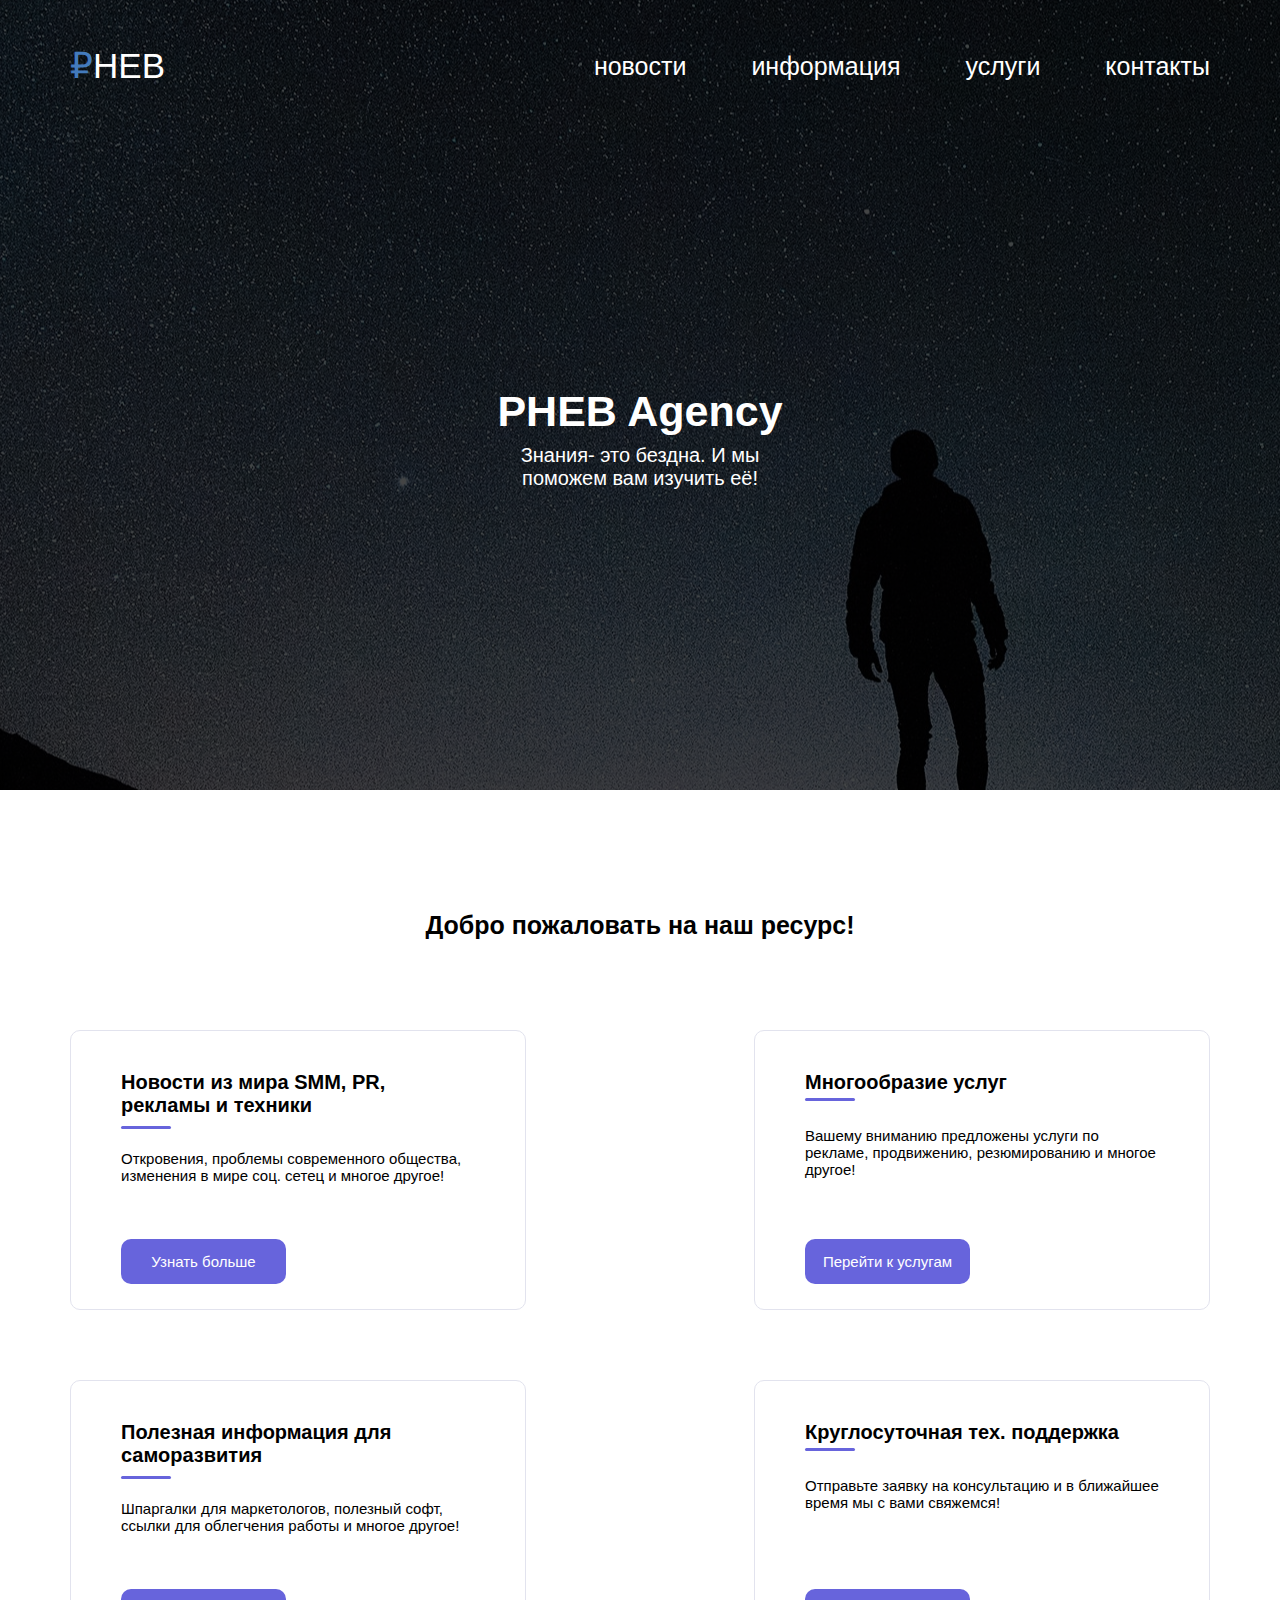
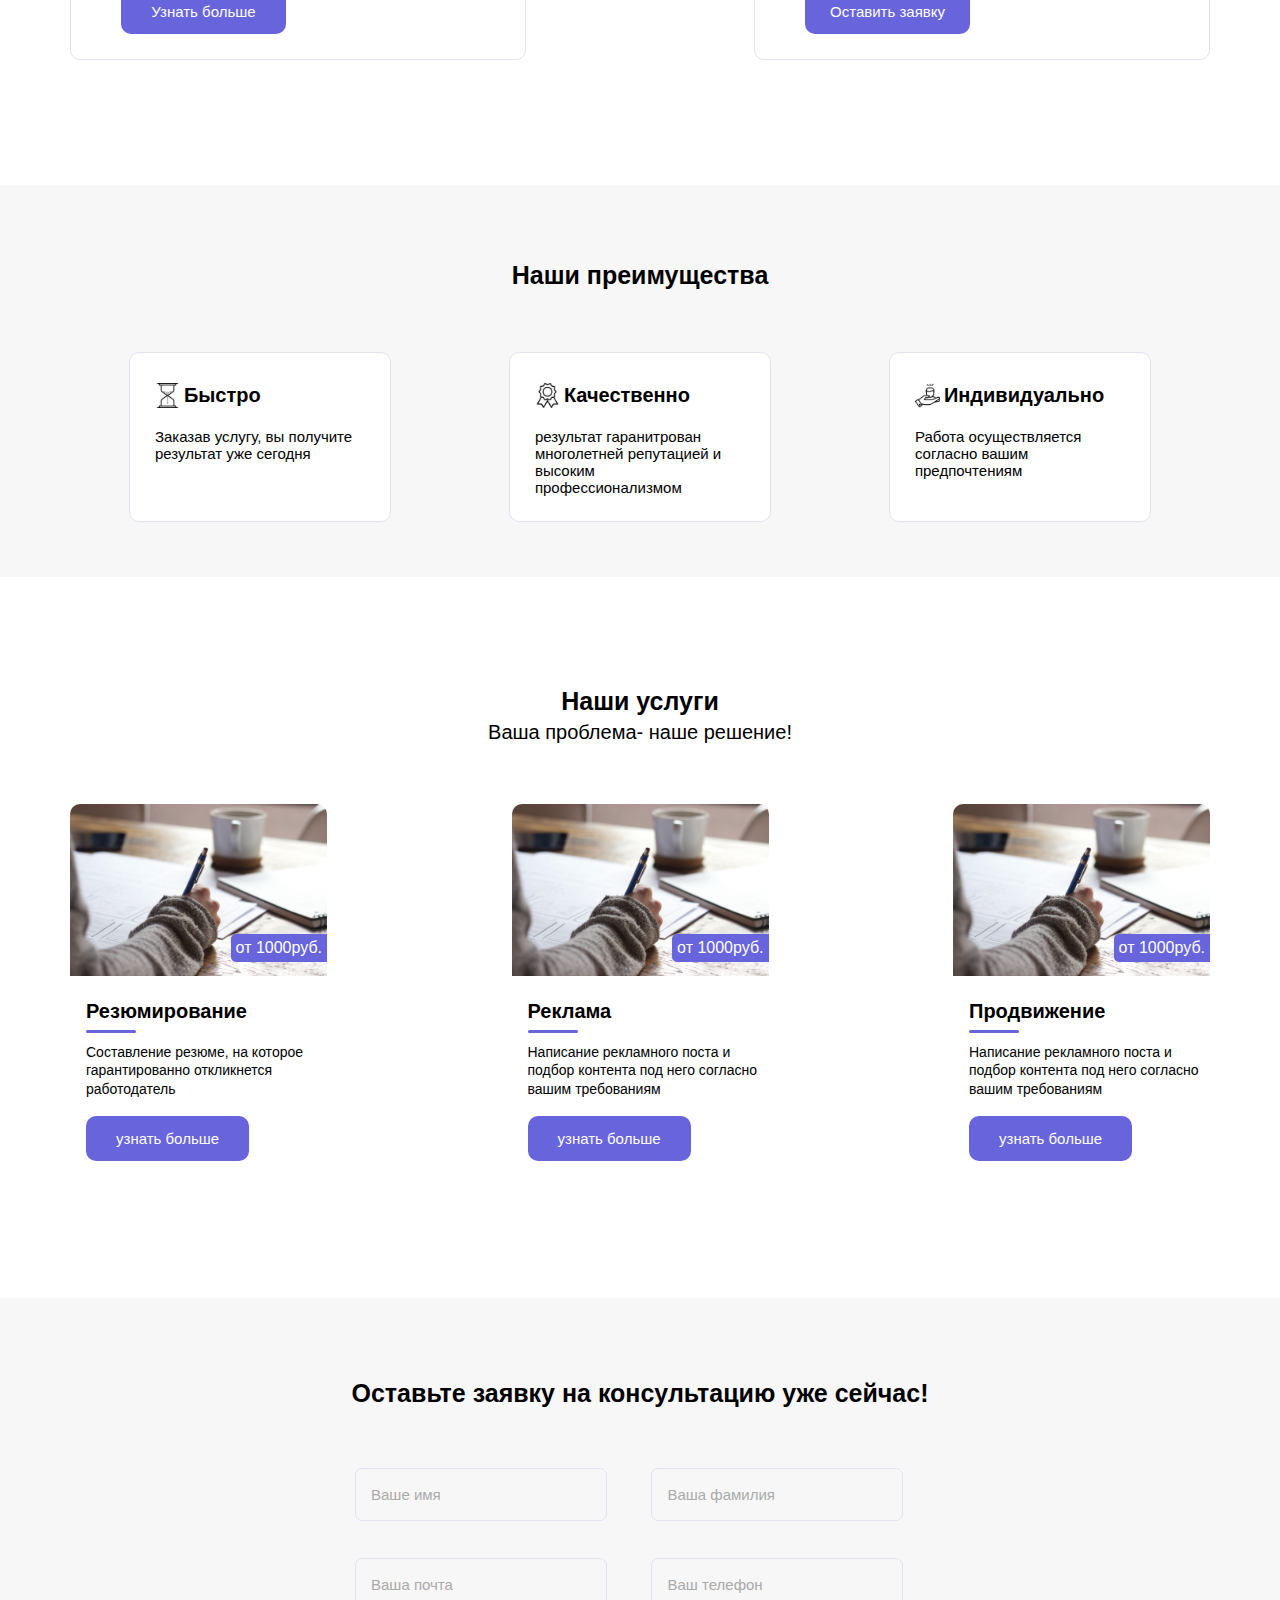
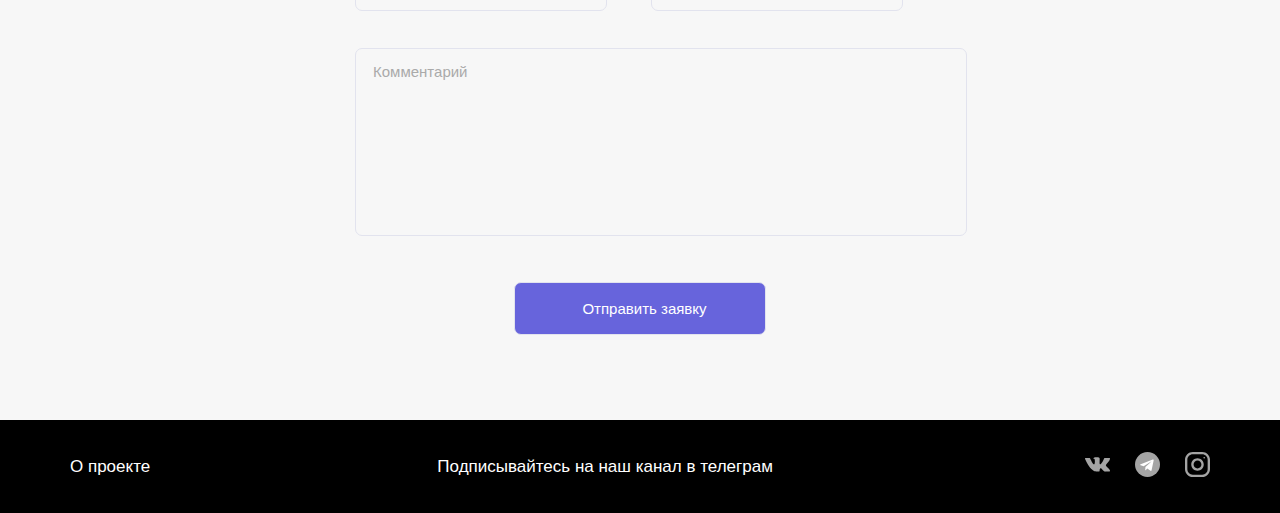
<file: index.html>
<!DOCTYPE html>
<html lang="ru">
<head>
	<meta charset="UTF-8">

	<link rel="stylesheet" href="css/main.css">
	
	<title>PHEB</title>
</head>
<body>

	<header class="header">
		<div class="container">
			<div class="header__nav">
				<a href="index.html" class="header__logo">
					<span class="header__first-letter">
						₽
					</span>
					<span class="header__letters">
						heb
					</span>
				</a>
				<ul class="header__menu">
					<li class="menu__item">
						<a href="news.html" class="item__link">
							новости
						</a>
					</li>
					<li class="menu__item">
						<a href="information.html" class="item__link">
							информация
						</a>
					</li>
					<li class="menu__item">
						<a href="#services" class="item__link">
							услуги
						</a>
					</li>
					<li class="menu__item">
						<a href="contacts.html" class="item__link">
							контакты
						</a>
					</li>
				</ul>
			</div>
			<div class="header__greeting">
				<h1 class="header__title">
					PHEB Agency
				</h1>
				<p class="header__desc">
					Знания- это бездна. И мы<br>поможем вам изучить её!
				</p>
			</div>
		</div>
	</header>

	<section class="welcome">
		<div class="container">
			<h2 class="welcome__title">
				Добро пожаловать на наш ресурс!
			</h2>
			<div class="welcome__wrapper">
				<div class="welcome__item">
					<h3 class="welcome__item-title">
						Новости из мира SMM, PR, рекламы и техники
					</h3>
					<p class="welcome__item-text">
						Откровения, проблемы современного общества, изменения в мире соц. сетец и многое другое!
					</p>
					<a href="news.html" class="welcome__item-btn">
						Узнать больше
					</a>
				</div>
				<div class="welcome__item">
					<h3 class="welcome__item-title">
						Многообразие услуг
					</h3>
					<p class="welcome__item-text">
						Вашему вниманию предложены услуги по рекламе, продвижению, резюмированию и многое другое!
					</p>
					<a href="#services" class="welcome__item-btn">
						Перейти к услугам
					</a>
				</div>
				<div class="welcome__item">
					<h3 class="welcome__item-title">
						Полезная информация для саморазвития
					</h3>
					<p class="welcome__item-text">
						Шпаргалки для маркетологов, полезный софт, ссылки для облегчения работы и многое другое! 
					</p>
					<a href="information.html" class="welcome__item-btn">
						Узнать больше
					</a>
				</div>
				<div class="welcome__item">
					<h3 class="welcome__item-title">
						Круглосуточная тех. поддержка
					</h3>
					<p class="welcome__item-text">
						Отправьте заявку на консультацию и в ближайшее время мы с вами свяжемся!
					</p>
					<a href="#form" class="welcome__item-btn">
						Оставить заявку
					</a>
				</div>
			</div>
		</div>
	</section>

	<section class="features">
		<div class="container">
			<h2 class="features__title">
				Наши преимущества
			</h2>
			<div class="features__wrapper">
				<div class="features__wrapper-item">
					<h3 class="features__item-title">
						<img src="img/hourglass.png" class="features__pic" alt="hourglass">
						<span class="item__title-text">
							Быстро
						</span>
					</h3>
					<p class="features__text">
						Заказав услугу, вы получите результат уже сегодня
					</p>
				</div>
				<div class="features__wrapper-item">
					<h3 class="features__item-title">
						<img src="img/medal.png" class="features__pic" alt="medal">
						<span class="item__title-text">
							Качественно
						</span>
					</h3>
					<p class="features__text">
						результат гаранитрован многолетней репутацией и высоким профессионализмом
					</p>
				</div>
				<div class="features__wrapper-item">
					<h3 class="features__item-title">
						<img src="img/individual.png" class="features__pic" alt="individual">
						<span class="item__title-text">
							Индивидуально
						</span>
					</h3>
					<p class="features__text">
						Работа осуществляется согласно вашим предпочтениям
					</p>
				</div>
			</div>
		</div>
	</section>

	<section class="services" id="services">
		<div class="container">
			<h2 class="services__title">
				Наши услуги
			</h2>
			<p class="services__subtitle">
				Ваша проблема- наше решение!
			</p>
			<div class="services__wrapper">
				<div class="services__wrapper-item">
					<div class="services__item-pic">
						<img src="img/green-chameleon.png" class="services__pic" alt="writing">
					</div>
					
					<h3 class="services__item-title">
						Резюмирование
					</h3>
					<p class="services__item-text">
						Составление резюме, на которое гарантированно откликнется работодатель
					</p>
					<a href="#" class="services__item-btn">
						узнать больше
					</a>
				</div>
				<div class="services__wrapper-item">
					<div class="services__item-pic">
						<img src="img/green-chameleon.png" class="services__pic" alt="writing">
					</div>
					<h3 class="services__item-title">
						Реклама
					</h3>
					<p class="services__item-text">
						Написание рекламного поста и подбор контента под него согласно вашим требованиям
					</p>
					<a href="#" class="services__item-btn">
						узнать больше
					</a>
				</div>
				<div class="services__wrapper-item">
					<div class="services__item-pic">
						<img src="img/green-chameleon.png" class="services__pic" alt="writing">
					</div>
					<h3 class="services__item-title">
						Продвижение
					</h3>
					<p class="services__item-text">
						Написание рекламного поста и подбор контента под него согласно вашим требованиям
					</p>
					<a href="#" class="services__item-btn">
						узнать больше
					</a>
				</div>
			</div>
		</div>
	</section>

	<section class="form-section">
		<div class="container">
			<h2 class="form__title">
				Оставьте заявку на консультацию уже сейчас!
			</h2>
			<form action="#" class="form" id="form">
				<input type="text" name="name" id="name" placeholder="Ваше имя" required>
				<input type="text" name="surname" id="surnname" placeholder="Ваша фамилия" required>
				<input type="email" name="email" id="email" placeholder="Ваша почта" required>
				<input type="tel" name="phone" id="phone" placeholder="Ваш телефон" required>
				<textarea name="textarea" id=textarea" cols="64" rows="10" placeholder="Комментарий"></textarea>
				<input type="submit" name="submit" id="submit" value="Отправить заявку">
		</form>
		</div>
	</section>

	<footer class="footer">
		<div class="container">
			<div class="footer__wrapper">
				<div class="about">
					<a href="about.html" class="footer__about-link">
						О проекте
					</a>
				</div>
				<div class="subscribe">
					<a href="https://t.me/phebru" class="footer__subscribe-link">
						Подписывайтесь на наш канал в телеграм
					</a>
				</div>
				<div class="social">
					<a href="https://vk.com/id335122345" class="social__link">
						<img src="img/vk.svg" class="social__icon" alt="vk">
					</a>
					<a href="https://t.me/phebl" class="social__link">
						<img src="img/telegram.svg" class="social__icon" alt="telegram">
					</a>
					<a href="https://www.instagram.com/sivankons/?hl=ru" class="social__link">
						<img src="img/instagram.svg" class="social__icon" alt="instagram">
					</a>
				</div>
			</div>
		</div>
	</footer>
</body>
</html>
</file>
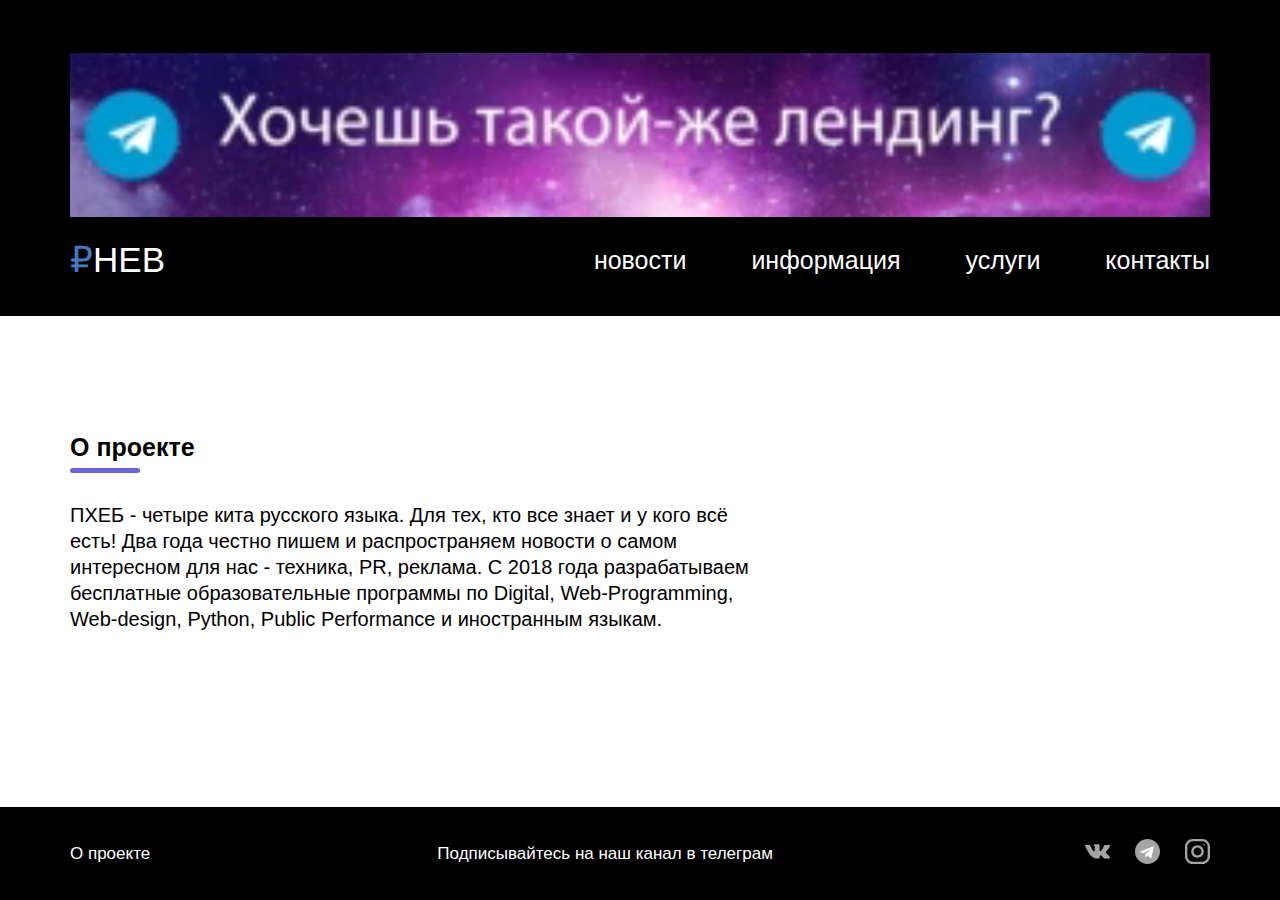
<file: about.html>
<!DOCTYPE html>
<html lang="ru">
<head>
	<meta charset="UTF-8">

	<link rel="stylesheet" href="css/about.css">

	<title>PHEB</title>
</head>
<body>
	<header class="header">
		<div class="container">
			<video src="img/banner.mp4" class="banner" autoplay="autoplay" preload="preload" type='video/mp4; codecs="avc1.42E01E, mp4a.40.2"'>
				<source src="img/banner.mp4" type='video/mp4; codecs="avc1.42E01E, mp4a.40.2"'></source>
			</video> 
			<div class="header__nav">
				<a href="index.html" class="header__logo">
					<span class="header__first-letter">
						₽
					</span>
					<span class="header__letters">
						heb
					</span>
				</a>
				<ul class="header__menu">
					<li class="menu__item">
						<a href="news.html" class="item__link">
							новости
						</a>
					</li>
					<li class="menu__item">
						<a href="information.html" class="item__link">
							информация
						</a>
					</li>
					<li class="menu__item">
						<a href="#services" class="item__link">
							услуги
						</a>
					</li>
					<li class="menu__item">
						<a href="contacts.html" class="item__link">
							контакты
						</a>
					</li>
				</ul>
			</div>
		</div>
	</header>

	<section class="about-section">
		<div class="container">
			<h1 class="about__title">
				О проекте
			</h1>
			<p class="about__text">
				ПХЕБ - четыре кита русского языка. Для тех, кто все знает и у кого всё есть!

				Два года честно пишем и распространяем новости о самом интересном для нас - техника, PR, реклама. С 2018 года разрабатываем бесплатные образовательные программы по Digital, Web-Programming, Web-design, Python, Public Performance и иностранным языкам.
			</p>
		</div>
	</section>

	<footer class="footer">
		<div class="container">
			<div class="footer__wrapper">
				<div class="about">
					<a href="about.html" class="footer__about-link">
						О проекте
					</a>
				</div>
				<div class="subscribe">
					<a href="https://t.me/phebru" class="footer__subscribe-link">
						Подписывайтесь на наш канал в телеграм
					</a>
				</div>
				<div class="social">
					<a href="https://vk.com/id335122345" class="social__link">
						<img src="img/vk.svg" class="social__icon" alt="vk">
					</a>
					<a href="https://t.me/phebl" class="social__link">
						<img src="img/telegram.svg" class="social__icon" alt="telegram">
					</a>
					<a href="https://www.instagram.com/sivankons/?hl=ru" class="social__link">
						<img src="img/instagram.svg" class="social__icon" alt="instagram">
					</a>
				</div>
			</div>
		</div>
	</footer>
</body>
</html>
</file>
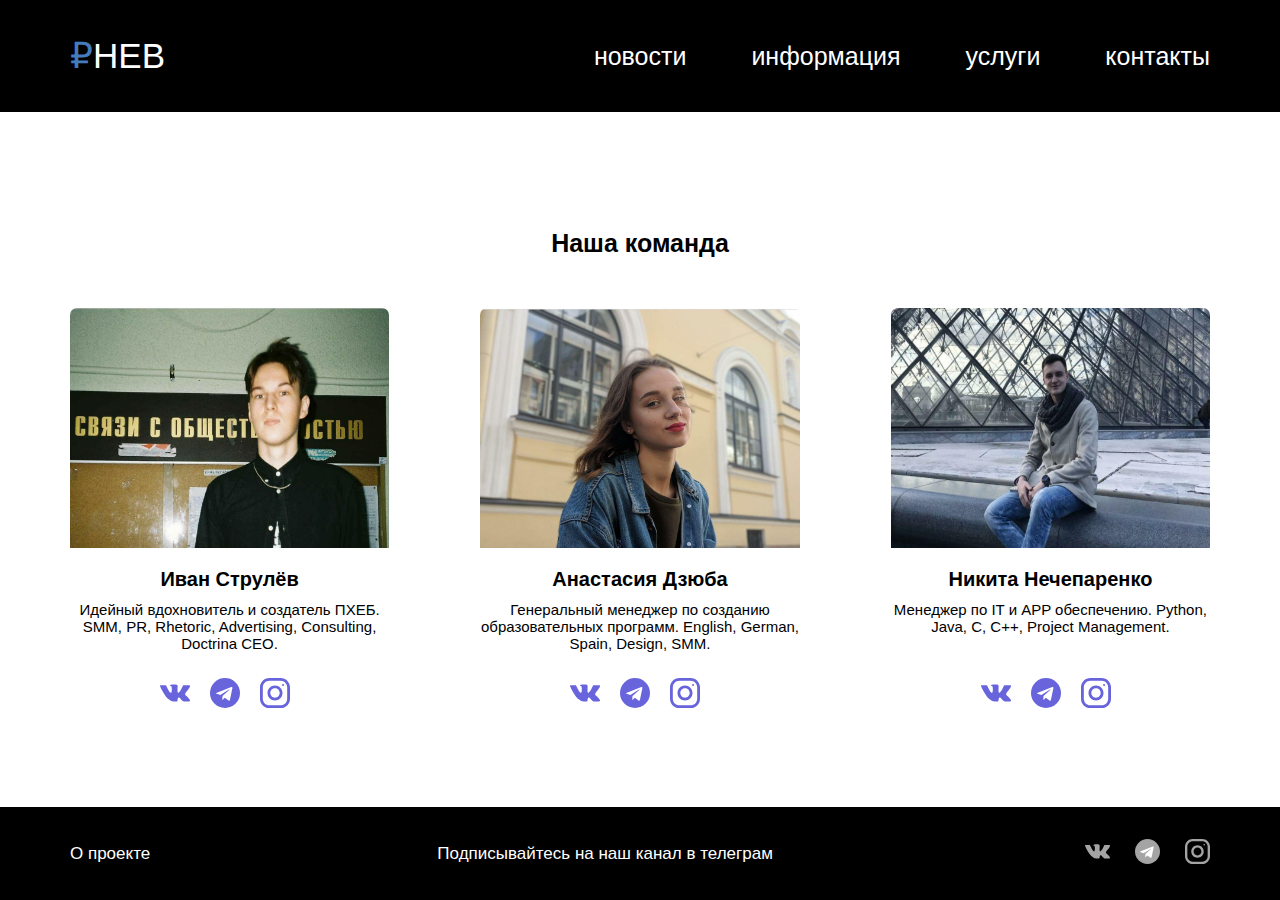
<file: contacts.html>
<!DOCTYPE html>
<html lang="ru">
<head>
	<meta charset="UTF-8">

	<link rel="stylesheet" href="css/contacts.css">

	<title>PHEB</title>
</head>
<body>
	<header class="header">
		<div class="container">
			<div class="header__nav">
				<a href="index.html" class="header__logo">
					<span class="header__first-letter">
						₽
					</span>
					<span class="header__letters">
						heb
					</span>
				</a>
				<ul class="header__menu">
					<li class="menu__item">
						<a href="news.html" class="item__link">
							новости
						</a>
					</li>
					<li class="menu__item">
						<a href="information.html" class="item__link">
							информация
						</a>
					</li>
					<li class="menu__item">
						<a href="index.html#services" class="item__link">
							услуги
						</a>
					</li>
					<li class="menu__item">
						<a href="" class="item__link">
							контакты
						</a>
					</li>
				</ul>
			</div>
		</div>
	</header>
	
	<section class="contacts">
		<div class="container">
			<h1 class="contacts__title">
				Наша команда
			</h1>
			<div class="contacts__wrapper">
				<div class="contacts__item">
					<img src="img/ivan.png" alt="" class="contacts__pic">
					<h2 class="item__title">
						Иван Струлёв
					</h2>
					<p class="item__text">
						Идейный вдохновитель и создатель ПХЕБ. SMM, PR, Rhetoric, Advertising, Consulting, Doctrina CEO.
					</p>
					<div class="item__social">
						<a href="https://vk.com/id335122345">
							<img src="img/vk-contacts.svg" alt="vk" class="item__social-icon">
						</a>
						<a href="https://t.me/phebl">
							<img src="img/telegram-contacts.svg" alt="telegram" class="item__social-icon">
						</a>
						<a href="https://www.instagram.com/sivankons/?hl=ru">
							<img src="img/instagram-contacts.svg" alt="instagram" class="item__social-icon">
						</a>
					</div>
				</div>
				<div class="contacts__item">
					<img src="img/asya.png" alt="" class="contacts__pic">
					<h2 class="item__title">
						Анастасия Дзюба
					</h2>
					<p class="item__text">
						Генеральный менеджер по созданию образовательных программ. English, German, Spain, Design, SMM.
					</p>
					<div class="item__social">
						<a href="https://vk.com/id_d_z_i_u_b_a">
							<img src="img/vk-contacts.svg" alt="vk" class="item__social-icon">
						</a>
						<a href="https://t.me/goldinsidebulka">
							<img src="img/telegram-contacts.svg" alt="telegram" class="item__social-icon">
						</a>
						<a href="https://www.instagram.com/goldinsidebulka/?hl=ru">
							<img src="img/instagram-contacts.svg" alt="instagram" class="item__social-icon">
						</a>
					</div>
				</div>
				<div class="contacts__item">
					<img src="img/nikita.png" alt="" class="contacts__pic">
					<h2 class="item__title">
						Никита Нечепаренко
					</h2>
					<p class="item__text">
						Менеджер по IT и APP обеспечению. Python, Java, C, C++, Project Management.
					</p>
					<div class="item__social">
						<a href="https://vk.com/nechepor">
							<img src="img/vk-contacts.svg" alt="vk" class="item__social-icon">
						</a>
						<a href="https://t.me/Nechepor_n">
							<img src="img/telegram-contacts.svg" alt="telegram" class="item__social-icon">
						</a>
						<a href="https://www.instagram.com/pikchekur/?hl=ru">
							<img src="img/instagram-contacts.svg" alt="instagram" class="item__social-icon">
						</a>
					</div>
				</div>
			</div>
		</div>
	</section>


	<footer class="footer">
		<div class="container">
			<div class="footer__wrapper">
				<div class="about">
					<a href="about.html" class="footer__about-link">
						О проекте
					</a>
				</div>
				<div class="subscribe">
					<a href="https://t.me/phebru" class="footer__subscribe-link">
						Подписывайтесь на наш канал в телеграм
					</a>
				</div>
				<div class="social">
					<a href="https://vk.com/id335122345" class="social__link">
						<img src="img/vk.svg" class="social__icon" alt="vk">
					</a>
					<a href="https://t.me/phebl" class="social__link">
						<img src="img/telegram.svg" class="social__icon" alt="telegram">
					</a>
					<a href="https://www.instagram.com/sivankons/?hl=ru" class="social__link">
						<img src="img/instagram.svg" class="social__icon" alt="instagram">
					</a>
				</div>
			</div>
		</div>
	</footer>
</body>
</html>
</file>
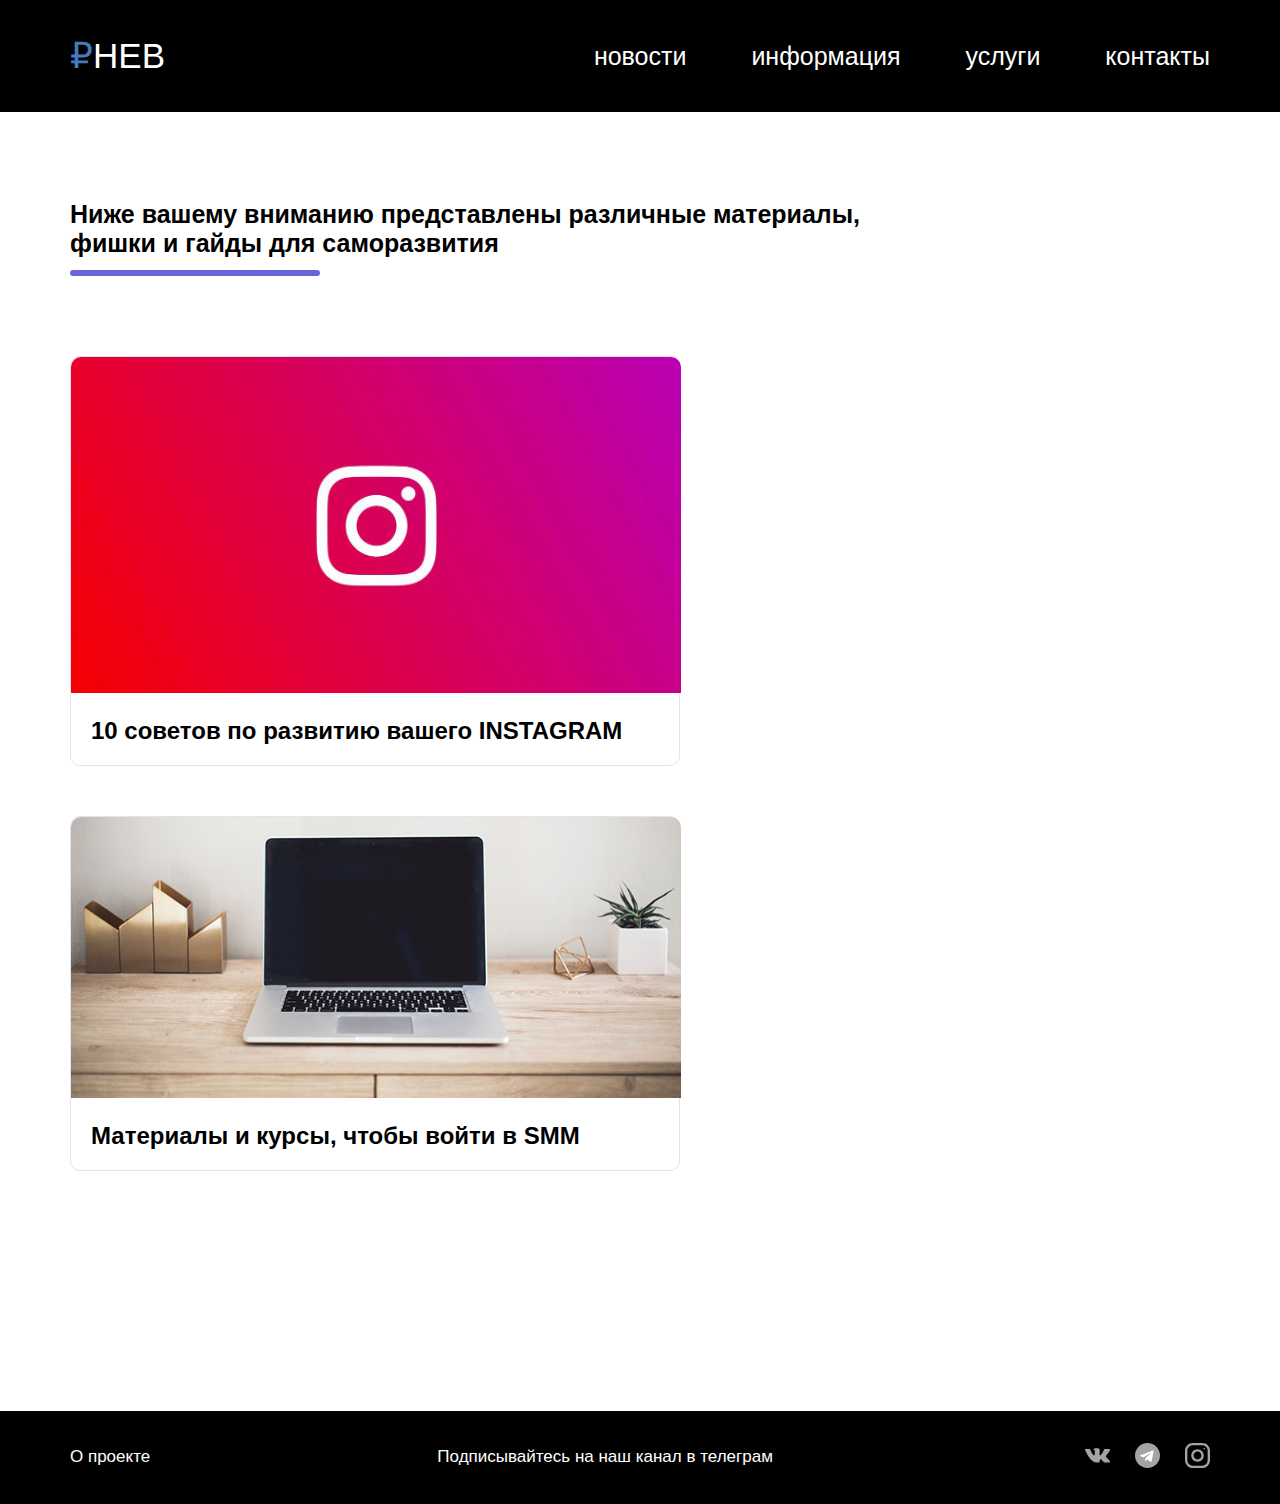
<file: information.html>
<!DOCTYPE html>
<html lang="ru">
<head>
	<meta charset="UTF-8">

	<link rel="stylesheet" href="css/information.css">

	<title>PHEB</title>
</head>
<body>
	<header class="header">
		<div class="container">
			<div class="header__nav">
				<a href="index.html" class="header__logo">
					<span class="header__first-letter">
						₽
					</span>
					<span class="header__letters">
						heb
					</span>
				</a>
				<ul class="header__menu">
					<li class="menu__item">
						<a href="news.html" class="item__link">
							новости
						</a>
					</li>
					<li class="menu__item">
						<a href="information.html" class="item__link">
							информация
						</a>
					</li>
					<li class="menu__item">
						<a href="#services" class="item__link">
							услуги
						</a>
					</li>
					<li class="menu__item">
						<a href="contacts.html" class="item__link">
							контакты
						</a>
					</li>
				</ul>
			</div>
		</div>
	</header>

	<section class="useful-information">
		<div class="container">
			<h1 class="information-title">
				Ниже вашему вниманию представлены различные материалы, фишки и гайды для саморазвития
			</h1>
			<div class="information-item">
				<a href="" class="item-link">
					<img src="img/instagram.png" class="information__pic" alt="instagram">
					<h2 class="item-title">
						10 советов по развитию вашего INSTAGRAM
					</h2>
				</a>
			</div>
			<div class="information-item">
				<a href="" class="item-link">
					<img src="img/study.png" class="information__pic" alt="macbook">
					<h2 class="item-title">
						Материалы и курсы, чтобы войти в SMM
					</h2>
				</a>
			</div>
		</div>
	</section>

	<footer class="footer">
		<div class="container">
			<div class="footer__wrapper">
				<div class="about">
					<a href="about.html" class="footer__about-link">
						О проекте
					</a>
				</div>
				<div class="subscribe">
					<a href="https://t.me/phebru" class="footer__subscribe-link">
						Подписывайтесь на наш канал в телеграм
					</a>
				</div>
				<div class="social">
					<a href="https://vk.com/id335122345" class="social__link">
						<img src="img/vk.svg" class="social__icon" alt="vk">
					</a>
					<a href="https://t.me/phebl" class="social__link">
						<img src="img/telegram.svg" class="social__icon" alt="telegram">
					</a>
					<a href="https://www.instagram.com/sivankons/?hl=ru" class="social__link">
						<img src="img/instagram.svg" class="social__icon" alt="instagram">
					</a>
				</div>
			</div>
		</div>
	</footer>
</body>
</html>
</file>
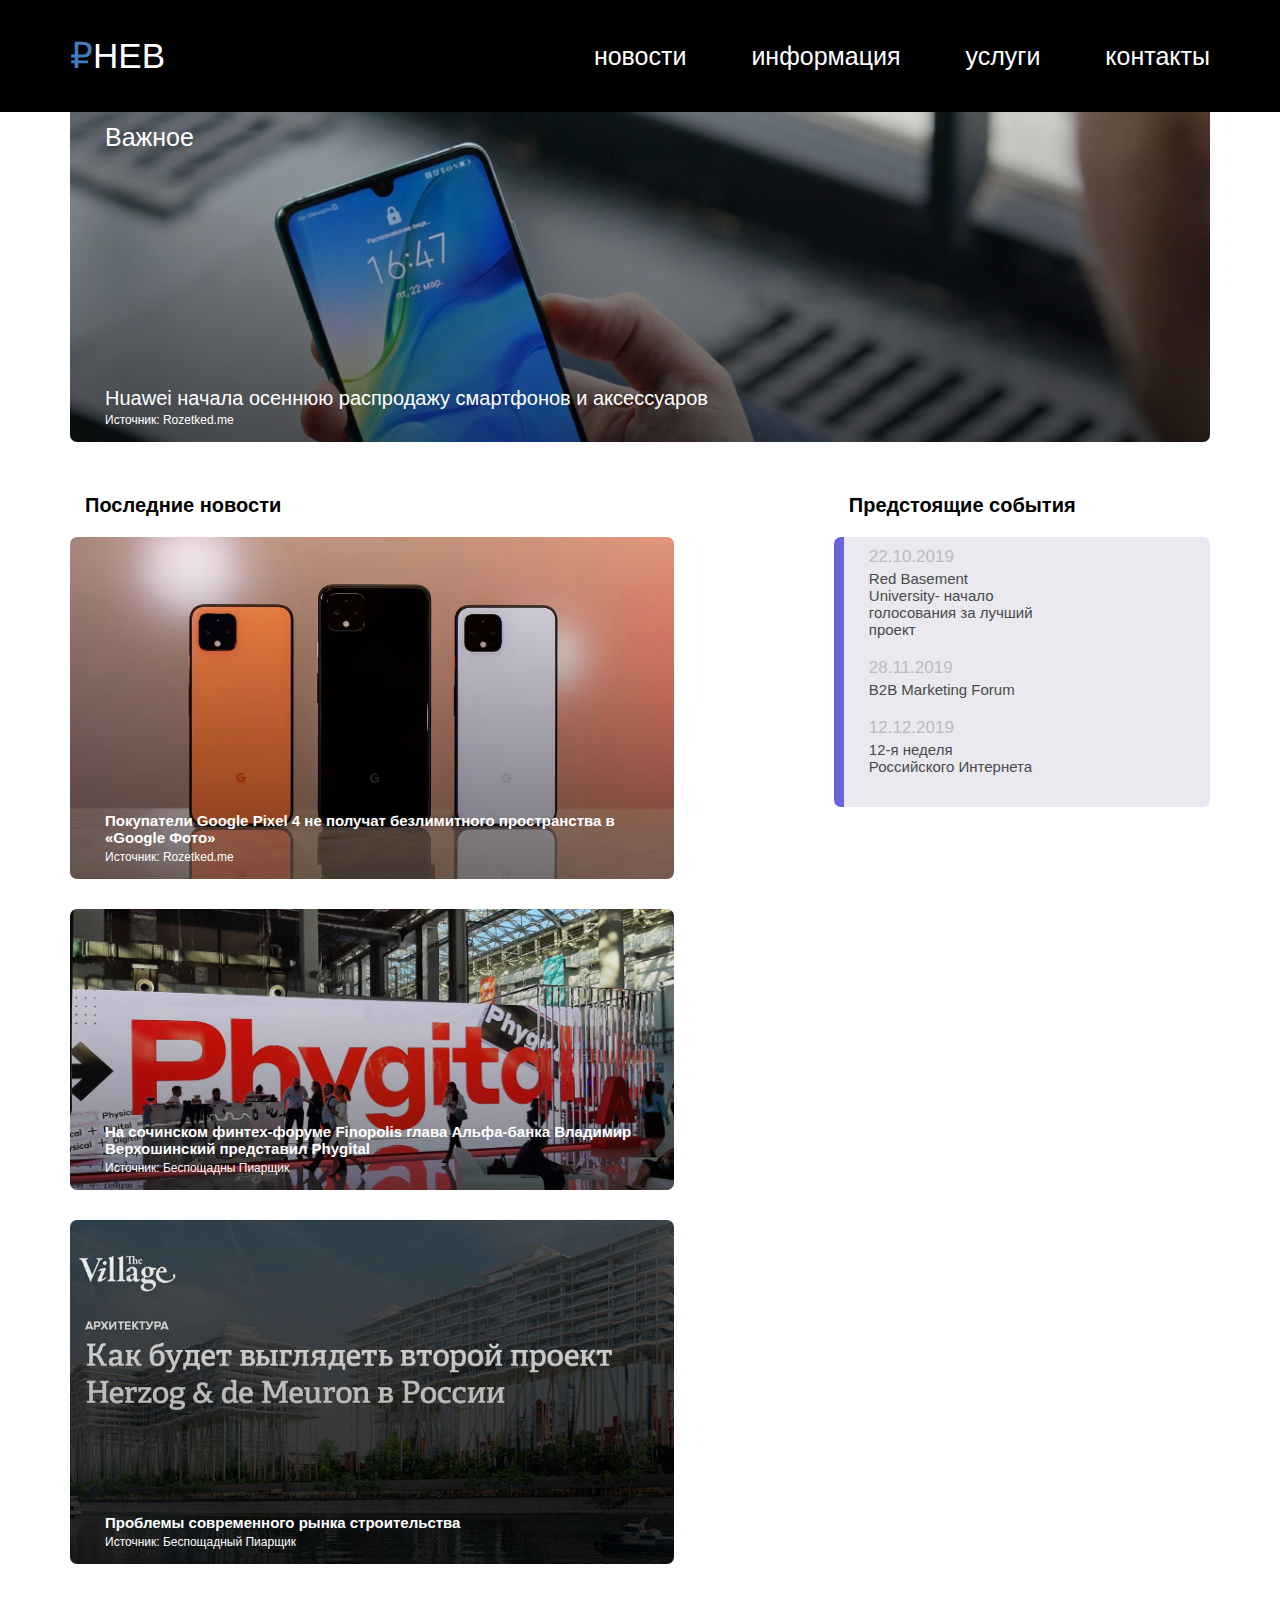
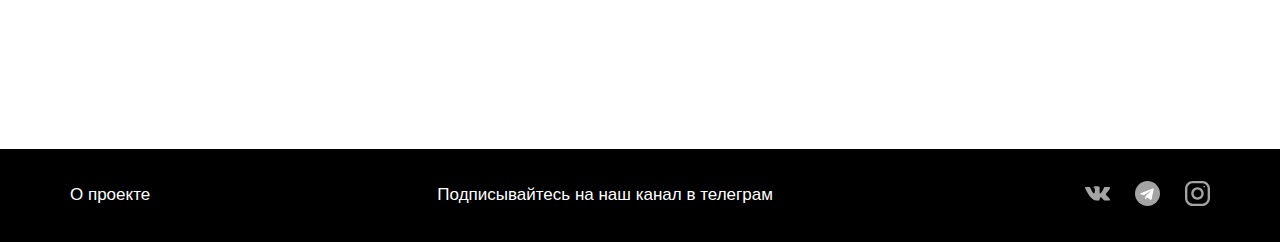
<file: news.html>
<!DOCTYPE html>
<html lang="ru">
<head>
	<meta charset="UTF-8">

	<link rel="stylesheet" href="css/news.css">

	<title>PHEB</title>
</head>
<body>
	<header class="header">
		<div class="container">
			<div class="header__nav">
				<a href="index.html" class="header__logo">
					<span class="header__first-letter">
						₽
					</span>
					<span class="header__letters">
						heb
					</span>
				</a>
				<ul class="header__menu">
					<li class="menu__item">
						<a href="news.html" class="item__link">
							новости
						</a>
					</li>
					<li class="menu__item">
						<a href="information.html" class="item__link">
							информация
						</a>
					</li>
					<li class="menu__item">
						<a href="index.html" class="item__link">
							услуги
						</a>
					</li>
					<li class="menu__item">
						<a href="contacts.html" class="item__link">
							контакты
						</a>
					</li>
				</ul>
			</div>
		</div>
	</header>
	
	<section class="important-news">
		<div class="container">
			<div class="important__article">
				<span class="important__tag">
					Важное
				</span>
				<h2 class="important__title">
					Huawei начала осеннюю распродажу смартфонов и аксессуаров
				</h2>
				<a href="https://rozetked.me" class="source-link">Источник: Rozetked.me</a>
			</div>
		</div>
	</section>

	<div class="main">
		<div class="container">
			<div class="main-content">
				<section class="latest-news">
					<h2 class="latest-news__title">
						Последние новости
					</h2>
					<div class="news__article news__article-first">
						<h2 class="news__article-title">
							Покупатели Google Pixel 4 не получат безлимитного пространства в «Google Фото»
						</h2>
						<a href="https://rozetked.me" class="source-link">Источник: Rozetked.me</a>
					</div>
					<div class="news__article news__article-second">
						<h2 class="news__article-title">
							На сочинском финтех-форуме Finopolis глава Альфа-банка Владимир Верхошинский представил Phygital
						</h2>
						<a href="https://t.me/prbezposhady" class="source-link">Источник: Беспощадны Пиарщик</a>
					</div>
					<div class="news__article news__article-third">
						<h2 class="news__article-title">
							Проблемы современного рынка строительства
						</h2>
						<a href="https://t.me/prbezposhady" class="source-link">Источник: Беспощадный Пиарщик</a>
					</div>
				</section>
				<section class="upcoming-events">
					<h2 class="events__title">
						Предстоящие события
					</h2>
					<div class="events-list">
						<div class="events-item">
							<span class="event-date">
								22.10.2019
							</span>
							<p class="event-desc">
								Red Basement University- начало голосования за лучший проект
							</p>
						</div>
						<div class="events-item">
							<span class="event-date">
								28.11.2019
							</span>
							<p class="event-desc">
								B2B Marketing Forum
							</p>
						</div>
						<div class="events-item">
							<span class="event-date">
								12.12.2019
							</span>
							<p class="event-desc">
								12-я неделя Российского Интернета
							</p>
						</div>
					</div>
				</section>
			</div>
		</div>
	</div>

	<footer class="footer">
		<div class="container">
			<div class="footer__wrapper">
				<div class="about">
					<a href="about.html" class="footer__about-link">
						О проекте
					</a>
				</div>
				<div class="subscribe">
					<a href="https://t.me/phebru" class="footer__subscribe-link">
						Подписывайтесь на наш канал в телеграм
					</a>
				</div>
				<div class="social">
					<a href="https://vk.com/id335122345" class="social__link">
						<img src="img/vk.svg" class="social__icon" alt="vk">
					</a>
					<a href="https://t.me/phebl" class="social__link">
						<img src="img/telegram.svg" class="social__icon" alt="telegram">
					</a>
					<a href="https://www.instagram.com/sivankons/?hl=ru" class="social__link">
						<img src="img/instagram.svg" class="social__icon" alt="instagram">
					</a>
				</div>
			</div>
		</div>
	</footer>
</body>
</html>
</file>
<file: css/main.css>
body {
	padding: 0;
	margin: 0;
	font-family: Roboto, sans-serif;
}

* {
	box-sizing: border-box;
}

.container {
	width: 1140px;
	margin: 0 auto;
}



.header {
	padding-top: 45px;
	background: 
	    linear-gradient(to right, rgba(0,0,0, 0.73), rgba(0,0,0,0.73)), 
	    url(../img/joshua.png) no-repeat 30% 75%;
}

.header__nav {
	display: flex;
	align-items: center;
	justify-content: space-between;
	margin-bottom: 300px;
}

.header__logo {
	text-decoration: none;
	outline: none;
	cursor: pointer;
}

.header__first-letter {
	margin-right: -10px;
	font-size: 36px;
	color: #437BBD;
}

.header__letters {
	font-size: 35px;
	color: #ffffff;
	text-transform: uppercase;
}

.header__menu {
	display: flex;
	margin: 0;
	list-style: none;
}

.menu__item {
	margin-left: 65px;
}

.item__link {
	text-decoration: none;
	font-size: 25px;
	color: #ffffff;
	transition: color 0.5s ease;
}

.item__link:hover {
	color: #437BBD;
	transition: all 0.5s ease;
}

.header__greeting {
	text-align: center;
}

.header__title {
	margin-bottom: 8px;
	font-size: 43px;
	color: #ffffff;
	letter-spacing: 1%;
}

.header__desc {
	margin: 0;
	padding-bottom: 300px;
	font-size: 20px;
	color: #ffffff;
}

.welcome {
	padding-top: 100px;
	padding-bottom: 55px;
}

.welcome__title {
	margin-bottom: 90px;
	text-align: center;
	font-size: 25px;
	font-weight: 700;
	color: #000000;
}

.welcome__wrapper {
	display: flex;
	justify-content: space-between;
	flex-wrap: wrap;
}

.welcome__item {
	position: relative;
	margin-bottom: 70px;
	padding: 20px 50px 25px 50px;
	width: 40%;
	border: 1px solid #E2E3EE;
	border-radius: 10px;
	box-shadow: none;
	transition: box-shadow 0.5s ease;
}

.welcome__item:hover {
	box-shadow: 0px 0px 35px rgba(0, 0, 0, 0.25);
	transition: all 0.5s ease;
}

.welcome__item-title {
	position: relative;
	margin-bottom: 33px;
	font-size: 20px;
	color: #000000;
}

.welcome__item-title:after {
	content: "";
	position: absolute;
	top: 120%;
	left: 0;
	width: 50px;
	height: 3px;
	background-color: #6764DC;
	border-radius: 10px;
}

.welcome__item-text {
	margin-bottom: 100px;
	font-size: 15px;
	color: #000000;
}

.welcome__item-btn {
	position: absolute;
	bottom: 25px;
	display: block;
	padding: 14px 0;
	width: 165px;
	font-size: 15px;
	color: #ffffff;
	text-align: center;
	text-decoration: none;
	border-radius: 10px;
	background-color: #6764DC;
	transition: background-color 0.5s ease;
}

.welcome__item-btn:hover {
	background-color: #3F3CA7;
	transition: all 0.5s ease;
}

.features {
	padding: 55px 0;
	background-color: #F7F7F7;
}

.features__title {
	margin-bottom: 62px;
	font-size: 25px;
	color: #000000;
	font-weight: 700;
	text-align: center;
}

.features__wrapper {
	display: flex;
	justify-content: space-around;
}

.features__pic {
	margin-right: 4px;
	width: 25px;
}

.features__wrapper-item {
	padding: 10px 25px 10px;
	width: 23%;
	text-align: center;
	border: 1px solid #E2E3EE;
	border-radius: 10px;
	background-color: #ffffff;
	box-shadow: none;
	transition: box-shadow 0.5s ease;
}

.features__wrapper-item:hover {
	box-shadow: 0px 0px 35px rgba(0, 0, 0, 0.25);
	transition: all 0.5s ease;
}

.features__item-title {
	display: flex;
	align-items: center;
	margin-bottom: 20px;
	text-align: left;
	font-size: 20px;
	color: #000000;
}

.features__text {
	font-size: 15px;
	text-align: left;
}

.services {
	padding-top: 90px;
	padding-bottom: 150px;
}

.services__title {
	margin-bottom: 5px;
	font-size: 25px;
	font-weight: 700;
	color: #000000;
	text-align: center;
}

.services__subtitle {
	margin-top: 0;
	margin-bottom: 60px;
	font-size: 20px;
	color: #000000;
	text-align: center;
}

.services__wrapper {
	display: flex;
	justify-content: space-between;
}

.services__wrapper-item {
	width: 257px;
}

.services__pic {
	width: 257px;
	border-top-left-radius: 10px;
	border-top-right-radius: 10px;
}

.services__item-pic {
	position: relative;
}

.services__item-pic:after {
	position: absolute;
	padding: 5px;
	top: 130px;
	right: 0;
	content: "от 1000руб.";
	color: #ffffff;
	border-top-left-radius: 5px;
	border-bottom-left-radius: 5px;
	background-color: #6764DC;
}

.services__item-title {
	position: relative;
	margin-left: 16px;
	font-size: 20px;
	font-weight: 700;
	color: #000000;
}

.services__item-title:after {
	position: absolute;
	top: 30px;
	left: 0;
	content: "";
	width: 50px;
	height: 3px;
	border-radius: 10px;
	background-color: #6764DC;

}

.services__item-text {
	margin-bottom: 31px;
	margin-left: 16px;
	font-size: 14px;
	color: #000000;
	line-height: 1.35em;
}

.services__item-btn {
	margin-left: 16px;
	padding: 14px 30px;
	font-size: 15px;
	color: #ffffff;
	text-decoration: none;
	border-radius: 10px;
	outline: none;
	cursor: pointer;
	background-color: #6764DC;
	transition: background-color 0.5s ease;
}

.services__item-btn:hover {
	background-color: #3F3CA7;
	transition: all 0.5s ease;
}

.form-section {
	padding-top: 60px;
	padding-bottom: 85px;
	background-color: #F7F7F7;
}

.form__title {
	margin-bottom: 60px;
	font-size: 25px;
	font-weight: 700;
	color: #000000;
	text-align: center;
}

.form {
	width: 50%;
	margin: 0 auto;
}

.banner {
	display: block;
	margin: 0 auto;
	width: 1140px;
	height: 500px;
}

input {
	margin-bottom: 37px;
	padding-top: 17px;
	padding-bottom: 17px;
	padding-left: 15px;
	width: 252px;
	font-size: 15px;
	border: 1px solid #E2E3EE;
	border-radius: 7px;
	background-color: transparent;
}

input:nth-child(2n+1) {
	margin-right: 40px;
}

input::placeholder {
	color: #AAAAAA;
}

textarea {
	margin-bottom: 42px;
	padding-top: 14px;
	padding-left: 17px;
	font-family: roboto, sans-serif;
	font-size: 15px;
	color: #000000;
	border-radius: 7px;
	border: 1px solid #E2E3EE;
	background-color: transparent;
	resize: none;
}

textarea::placeholder {
	color: #aaaaaa;
}

input[type="submit"] {
	display: block;
	width: 252px;
	margin: 0 auto;
	font-size: 15px;
	color: #ffffff;
	background-color: #6764DC;
	outline: none;
	cursor: pointer;
}

.footer {
	padding: 32px 0;
	background-color: #000000;
}

.footer__wrapper {
	display: flex;
	align-items: center;
	justify-content: space-between;
}

.footer__about-link {
	font-size: 17px;
	color: #ffffff;
	text-decoration: none;
	outline: none;
}

.footer__subscribe-link {
	font-size: 17px;
	color: #ffffff;
	text-decoration: none;
	outline: none;
}

.social {	
	display: flex;
}

.social__icon {
	margin-left: 25px;
	width: 25px;
	height: 25px;
}
</file>
<file: css/about.css>
html, body {
	height: 100%;
}

body {
	padding: 0;
	margin: 0;
	font-family: Roboto, sans-serif;
	display: flex;
	flex-direction: column;
}

* {
	box-sizing: border-box;
}

.container {
	margin: 0 auto;
	width: 1140px;
}

.banner {
	width: 1140px;
	height: 200px;
}

.header {
	padding: 35px 0;
	background-color: #000000;
}

.header__nav {
	display: flex;
	align-items: center;
	justify-content: space-between;
}

.header__logo {
	text-decoration: none;
	outline: none;
	cursor: pointer;
}

.header__first-letter {
	margin-right: -10px;
	font-size: 36px;
	color: #437BBD;
}

.header__letters {
	font-size: 35px;
	color: #ffffff;
	text-transform: uppercase;
}

.header__menu {
	display: flex;
	margin: 0;
	list-style: none;
}

.menu__item {
	margin-left: 65px;
}

.item__link {
	text-decoration: none;
	font-size: 25px;
	color: #ffffff;
	transition: color 0.5s ease;
}

.item__link:hover {
	color: #437BBD;
	transition: all 0.5s ease;
}

.about-section {
	flex-grow: 1;
	margin-top: 100px;
}

.about__title {
	position: relative;
	margin-bottom: 40px;
	font-size: 25px;
}

.about__title:after {
	position: absolute;
	display: block;
	content: "";
	top: 35px;
	width: 70px;
	height: 5px;
	border-radius: 10px;
	background-color: #6764DC;
}

.about__text {
	width: 60%;
	font-size: 20px;
	line-height: 1.3em;
}



.footer {
	padding: 32px 0;
	background-color: #000000;
}

.footer__wrapper {
	display: flex;
	align-items: center;
	justify-content: space-between;
}

.footer__about-link {
	font-size: 17px;
	color: #ffffff;
	text-decoration: none;
	outline: none;
}

.footer__subscribe-link {
	font-size: 17px;
	color: #ffffff;
	text-decoration: none;
	outline: none;
}

.social {	
	display: flex;
}

.social__icon {
	margin-left: 25px;
	width: 25px;
	height: 25px;
}
</file>
<file: css/contacts.css>
html,body {
	height: 100%;
}

body {
	padding: 0;
	margin: 0;
	font-family: Roboto, sans-serif;
	display: flex;
	flex-direction: column;
}

* {
	box-sizing: border-box;
}

.container {
	margin: 0 auto;
	width: 1140px;
}

.header {
	padding: 35px 0;
	background-color: #000000;
}

.header__nav {
	display: flex;
	align-items: center;
	justify-content: space-between;
}

.header__logo {
	text-decoration: none;
	outline: none;
	cursor: pointer;
}

.header__first-letter {
	margin-right: -10px;
	font-size: 36px;
	color: #437BBD;
}

.header__letters {
	font-size: 35px;
	color: #ffffff;
	text-transform: uppercase;
}

.header__menu {
	display: flex;
	margin: 0;
	list-style: none;
}

.menu__item {
	margin-left: 65px;
}

.item__link {
	text-decoration: none;
	font-size: 25px;
	color: #ffffff;
	transition: color 0.5s ease;
}

.item__link:hover {
	color: #437BBD;
	transition: all 0.5s ease;
}

.contacts {
	flex-grow: 1;
	padding-top: 100px;
	padding-bottom: 30px;
}

.contacts__title {
	margin-bottom: 50px;
	font-size: 25px;
	color: #000000;
	text-align: center;
}

.contacts__wrapper {
	display: flex;
	justify-content: space-between;
}

.contacts__item {
	position: relative;
	width: 28%;
	border-radius: 7px;
}

.contacts__pic {
	width: 100%;
	height: 240px;
	border-top-left-radius: 7px;
	border-top-right-radius: 7px;
}

.item__title {
	margin-bottom: 10px;
	font-size: 20px;
	color: #000000;
	text-align: center;
}

.item__text {
	margin-bottom: 30px;
	margin-top: 0;
	font-size: 15px;
	color: #000000;
	text-align: center;
}

.item__social {
	position: absolute;
	top: 370px;
	left: 90px;
	display: flex;
	justify-content: center;
}

.item__social-icon {
	margin-right: 20px;
	width: 30px;
	height: 30px;
}



.footer {
	display: block;
	width: 100%;
	margin-top: auto;
	padding: 32px 0;
	background-color: #000000;
}

.footer__wrapper {
	display: flex;
	align-items: center;
	justify-content: space-between;
}

.footer__about-link {
	font-size: 17px;
	color: #ffffff;
	text-decoration: none;
	outline: none;
}

.footer__subscribe-link {
	font-size: 17px;
	color: #ffffff;
	text-decoration: none;
	outline: none;
}

.social {	
	display: flex;
}

.social__icon {
	margin-left: 25px;
	width: 25px;
	height: 25px;
}
</file>
<file: css/information.css>
body {
	padding: 0;
	margin: 0;
	font-family: Roboto, sans-serif;
}

* {
	box-sizing: border-box;
}

.container {
	margin: 0 auto;
	width: 1140px;
}

.header {
	padding: 35px 0;
	background-color: #000000;
}

.header__nav {
	display: flex;
	align-items: center;
	justify-content: space-between;
}

.header__logo {
	text-decoration: none;
	outline: none;
	cursor: pointer;
}

.header__first-letter {
	margin-right: -10px;
	font-size: 36px;
	color: #437BBD;
}

.header__letters {
	font-size: 35px;
	color: #ffffff;
	text-transform: uppercase;
}

.header__menu {
	display: flex;
	margin: 0;
	list-style: none;
}

.menu__item {
	margin-left: 65px;
}

.item__link {
	text-decoration: none;
	font-size: 25px;
	color: #ffffff;
	transition: color 0.5s ease;
}

.item__link:hover {
	color: #437BBD;
	transition: all 0.5s ease;
}

.useful-information {
	padding-bottom: 190px;
}

.information-title {
	position: relative;
	margin-top: 88px;
	margin-bottom: 98px;
	width: 70%;
	font-size: 25px;
	color: #000000;
}

.information-title:after {
	position: absolute;
	display: block;
	content: "";
	top: 70px;
	width: 250px;
	height: 6px;
	border-radius: 5px;
	background-color: #6764DC;
}

.information-item {
	margin-bottom: 50px;
	width: 610px;
	border: 1px solid #E2E3EE;
	border-radius: 10px;
	background-color: transparent;
}

.information__pic {
	width: 610px;
	border-top-left-radius: 10px;
	border-top-right-radius: 10px;
}

.item-title {
	margin: 20px;
}

.item-link {
	text-decoration: none;
	color: #000000;
}

.footer {
	padding: 32px 0;
	background-color: #000000;
}

.footer__wrapper {
	display: flex;
	align-items: center;
	justify-content: space-between;
}

.footer__about-link {
	font-size: 17px;
	color: #ffffff;
	text-decoration: none;
	outline: none;
}

.footer__subscribe-link {
	font-size: 17px;
	color: #ffffff;
	text-decoration: none;
	outline: none;
}

.social {	
	display: flex;
}

.social__icon {
	margin-left: 25px;
	width: 25px;
	height: 25px;
}
</file>
<file: css/news.css>
body {
	padding: 0;
	margin: 0;
	font-family: Roboto, sans-serif;
}

* {
	box-sizing: border-box;
}

.container {
	width: 1140px;
	margin: 0 auto;
}

.header {
	padding: 35px 0;
	background-color: #000000;
}

.header__nav {
	display: flex;
	align-items: center;
	justify-content: space-between;
}

.header__logo {
	text-decoration: none;
	outline: none;
	cursor: pointer;
}

.header__first-letter {
	margin-right: -10px;
	font-size: 36px;
	color: #437BBD;
}

.header__letters {
	font-size: 35px;
	color: #ffffff;
	text-transform: uppercase;
}

.header__menu {
	display: flex;
	margin: 0;
	list-style: none;
}

.menu__item {
	margin-left: 65px;
}

.item__link {
	text-decoration: none;
	font-size: 25px;
	color: #ffffff;
	transition: color 0.5s ease;
}

.item__link:hover {
	color: #437BBD;
	transition: all 0.5s ease;
}

.important__article {
	margin-bottom: 35px;
	background: linear-gradient(to bottom, rgba(255, 255, 255, 0), rgba(0, 0, 0, 0.5)), url(../img/huawei.png) no-repeat center top / cover;
	border-bottom-right-radius: 7px;
	border-bottom-left-radius: 7px;
}

.important__tag {
	display: block;
	margin-bottom: 235px;
	padding-top: 11px;
	margin-left: 35px;
	font-size: 25px;
	color: #ffffff;
}

.important__title {
	margin-left: 35px;
	margin-bottom: 3px;
	font-size: 20px;
	font-weight: 400;
	color: #ffffff;
}

.source-link {
	display: block;
	margin-left: 35px;
	padding-bottom: 15px;
	font-size: 12px;
	color: #ffffff;
	text-decoration: none;
}
.main {
	padding-bottom: 155px;
}

.main-content {
	display: flex;
	justify-content: space-between;
}

.latest-news {
	width: 53%;
}

.latest-news__title {
	margin-left: 15px;
	margin-bottom: 20px;
	font-size: 20px;
	color: #000000;
}

.news__article {
	margin-bottom: 30px;
	border-radius: 7px;
}

.news__article-first {
	padding-top: 263px;
	background: linear-gradient(to bottom, rgba(255, 255, 255, 0), rgba(0, 0, 0, 0.5)), url(../img/google.png) no-repeat center top / cover;
} 

.news__article-second {
	padding-top: 202px;
	background: linear-gradient(to bottom, rgba(255, 255, 255, 0), rgba(0, 0, 0, 0.5)), url(../img/phygital.png) no-repeat center top / cover;
}

.news__article-third {
	padding-top: 281px;
	background: linear-gradient(to bottom, rgba(255, 255, 255, 0), rgba(0, 0, 0, 0.5)), url(../img/village.png) no-repeat center top / cover;
}

.news__article-title {
	margin-left: 35px;
	margin-bottom: 4px;
	font-size: 15px;
	color: #ffffff;
}

.upcoming-events {
	width: 33%;
}

.events__title {
	margin-left: 15px;
	margin-bottom: 20px;
	font-size: 20px;
	color: #000000;
}

.events-list {
	position: relative;
	padding-bottom: 12px;
	border-radius: 7px;
	background-color: #E9E9EF;
}

.events-list:after {
	position: absolute;
	display: block;
	content:"";
	top: 0;
	left: 0;
	width: 10px;
	height: 270px;
	border-top-left-radius: 7px;
	border-bottom-left-radius: 7px;
	background-color: #6764DC;
}

.events-item {
	margin-left: 35px;
	margin-bottom: 20px;
}

.events-item:first-child {
	padding-top: 10px;
}

.event-date {
	display: block;
	margin-bottom: 3px;
	font-size: 17px;
	color: #BCBCBC;
}

.event-desc {
	margin-top: 0;
	width: 50%;
	font-size: 15px;
	color: #4A4A4A;
}

.footer {
	padding: 32px 0;
	background-color: #000000;
}

.footer__wrapper {
	display: flex;
	align-items: center;
	justify-content: space-between;
}

.footer__about-link {
	font-size: 17px;
	color: #ffffff;
	text-decoration: none;
	outline: none;
}

.footer__subscribe-link {
	font-size: 17px;
	color: #ffffff;
	text-decoration: none;
	outline: none;
}

.social {	
	display: flex;
}

.social__icon {
	margin-left: 25px;
	width: 25px;
	height: 25px;
}
</file>
